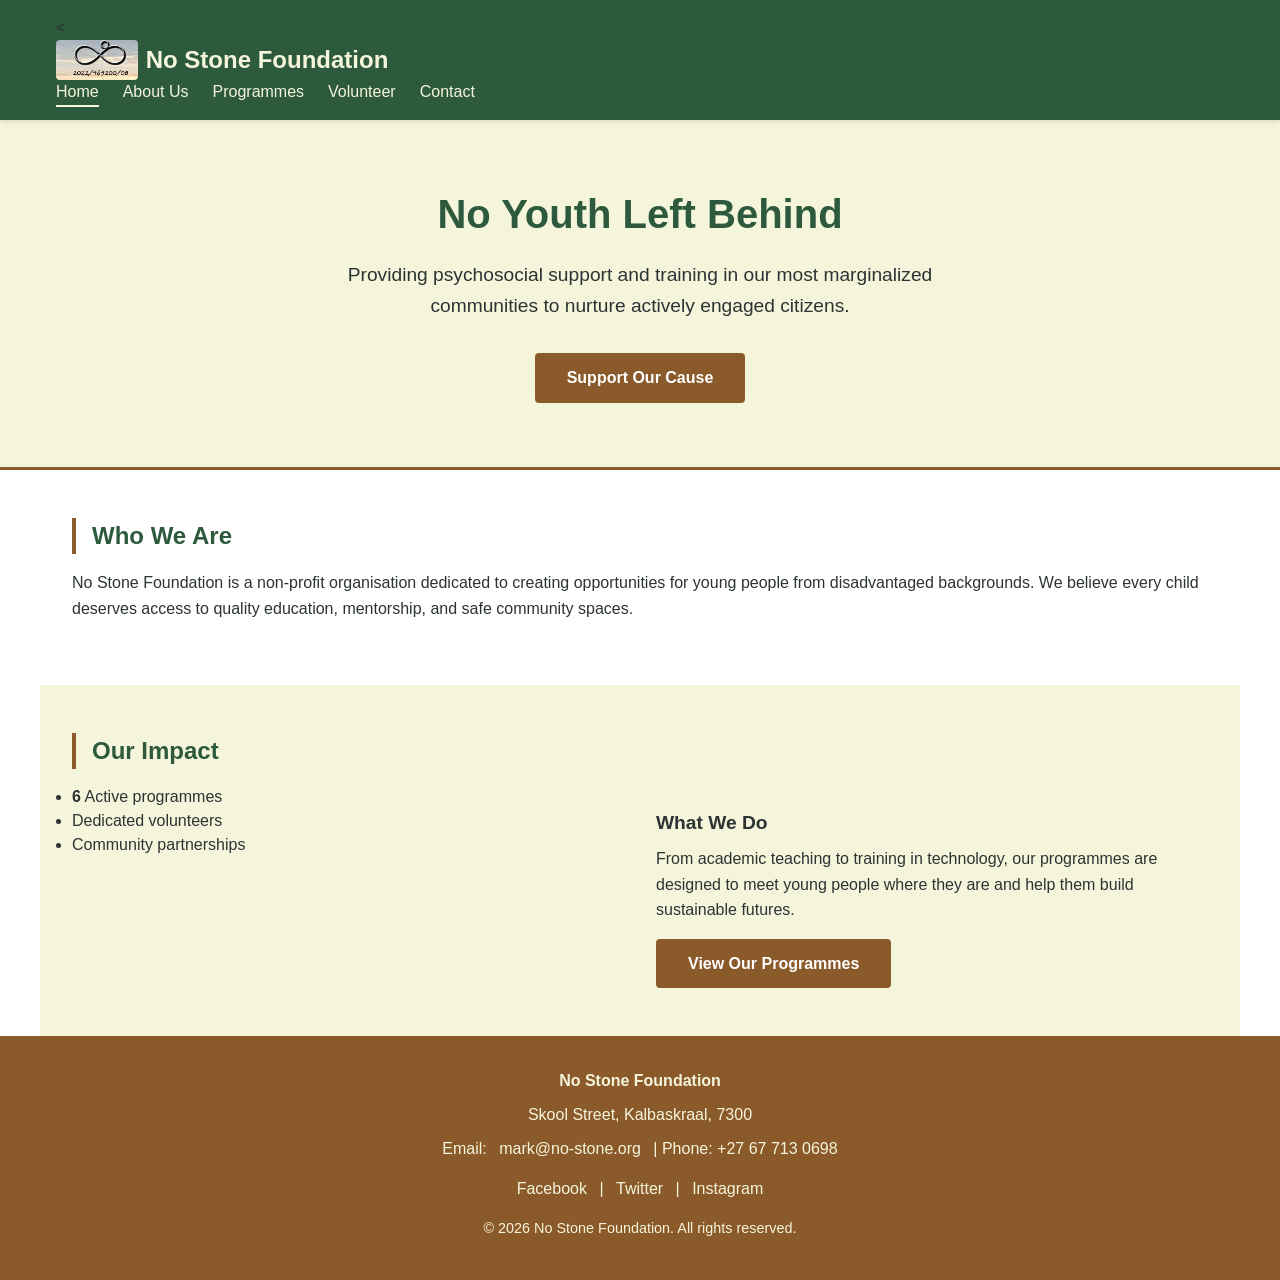
<file: index.html>
<!DOCTYPE html>
<!-- ============================================
     No Stone Foundation - Homepage
     File: index.html
     Description: Main landing page with hero banner,
     mission introduction, and call-to-action.
     ============================================ -->
<html lang="en">
<head>
    <meta charset="UTF-8">
    <!-- Responsive viewport settings for mobile devices -->
    <meta name="viewport" content="width=device-width, initial-scale=1.0">
    <meta name="description" content="No Stone Foundation empowers underprivileged youth through education and community mentorship.">
    <title>No Stone Foundation | Home</title>
    <!-- Link to external stylesheet for consistent styling across all pages -->
    <link rel="stylesheet" href="css/styles.css">
</head>
<body>

    <!-- ============================================
         HEADER & NAVIGATION
         Persistent across all five pages.
         Contains logo and main navigation menu.
         ============================================ -->
    <header class="site-header">
        <div class="container">
            <!-- Organisation logo linking back to homepage -->
            <<a href="index.html" class="logo">
                <img src="images/logo.JPG" alt="No Stone Foundation Logo">
                <span>No Stone Foundation</span>
            </a>

            <!-- Mobile hamburger menu button (hidden on desktop) -->
            <button class="menu-toggle" aria-label="Toggle navigation menu" aria-expanded="false">☰</button>

            <!-- Main navigation menu -->
            <nav class="main-nav" aria-label="Main navigation">
                <ul>
                    <li><a href="index.html" class="active">Home</a></li>
                    <li><a href="about.html">About Us</a></li>
                    <li><a href="programmes.html">Programmes</a></li>
                    <li><a href="volunteer.html">Volunteer</a></li>
                    <li><a href="contact.html">Contact</a></li>
                </ul>
            </nav>
        </div>
    </header>

    <!-- ============================================
         MAIN CONTENT AREA
         ============================================ -->
    <main>

        <!-- Hero Banner Section -->
        <section class="hero-banner" aria-label="Welcome banner">
            <div class="container">
                <!-- Main heading using H1 for page title -->
                <h1>No Youth Left Behind</h1>
                <p>Providing psychosocial support and training in our most marginalized communities to nurture actively engaged citizens. </p>
                <!-- Call-to-action button linking to volunteer page -->
                <a href="volunteer.html" class="cta-button">Support Our Cause</a>
            </div>
        </section>

        <!-- About Introduction Section -->
        <section class="content-section bg-white" aria-label="About the foundation">
            <div class="container">
                <h2 class="section-heading">Who We Are</h2>
                <p>No Stone Foundation is a non-profit organisation dedicated to creating opportunities for young people from disadvantaged backgrounds. We believe every child deserves access to quality education, mentorship, and safe community spaces.</p>
                
            </div>
        </section>

        <!-- Impact Statistics Section -->
        <section class="content-section bg-cream" aria-label="Our impact">
            <div class="container">
                <h2 class="section-heading">Our Impact</h2>
                <div class="two-column">
                    <div>
                        
                        <ul>
                           
                            <li><strong>6</strong> Active programmes</li>
                            <li><strong></strong> Dedicated volunteers</li>
                            <li><strong></strong> Community partnerships</li>
                        </ul>
                    </div>
                    <div>
                        <h3 class="subsection-heading">What We Do</h3>
                        <p>From academic teaching to  training in technology, our programmes are designed to meet young people where they are and help them build sustainable futures.</p>
                        <a href="programmes.html" class="cta-button">View Our Programmes</a>
                    </div>
                </div>
            </div>
        </section>

    </main>

    <!-- ============================================
         FOOTER
         Repeated on every page for easy access to
         contact information and social media links.
         ============================================ -->
    <footer class="site-footer">
        <div class="container">
            <p><strong>No Stone Foundation</strong></p>
            <p>Skool Street, Kalbaskraal, 7300</p>
            <p>Email: <a href="mark@no-stone.org">mark@no-stone.org</a> | Phone:  +27 67 713 0698</p>
            <div class="social-links">
                <a href="https://www.facebook.com/100082029253474/" target="_blank" rel="noopener noreferrer" aria-label="Facebook">Facebook</a> |
                <a href="#" aria-label="Twitter">Twitter</a> |
                <a href="#" aria-label="Instagram">Instagram</a>
            </div>
            <p style="margin-top: 1rem; font-size: 0.9rem;">&copy; 2026 No Stone Foundation. All rights reserved.</p>
        </div>
    </footer>

    <!-- Link to external JavaScript file for interactivity -->
    <script src="js/script.js"></script>
</body>
</html>
</file>
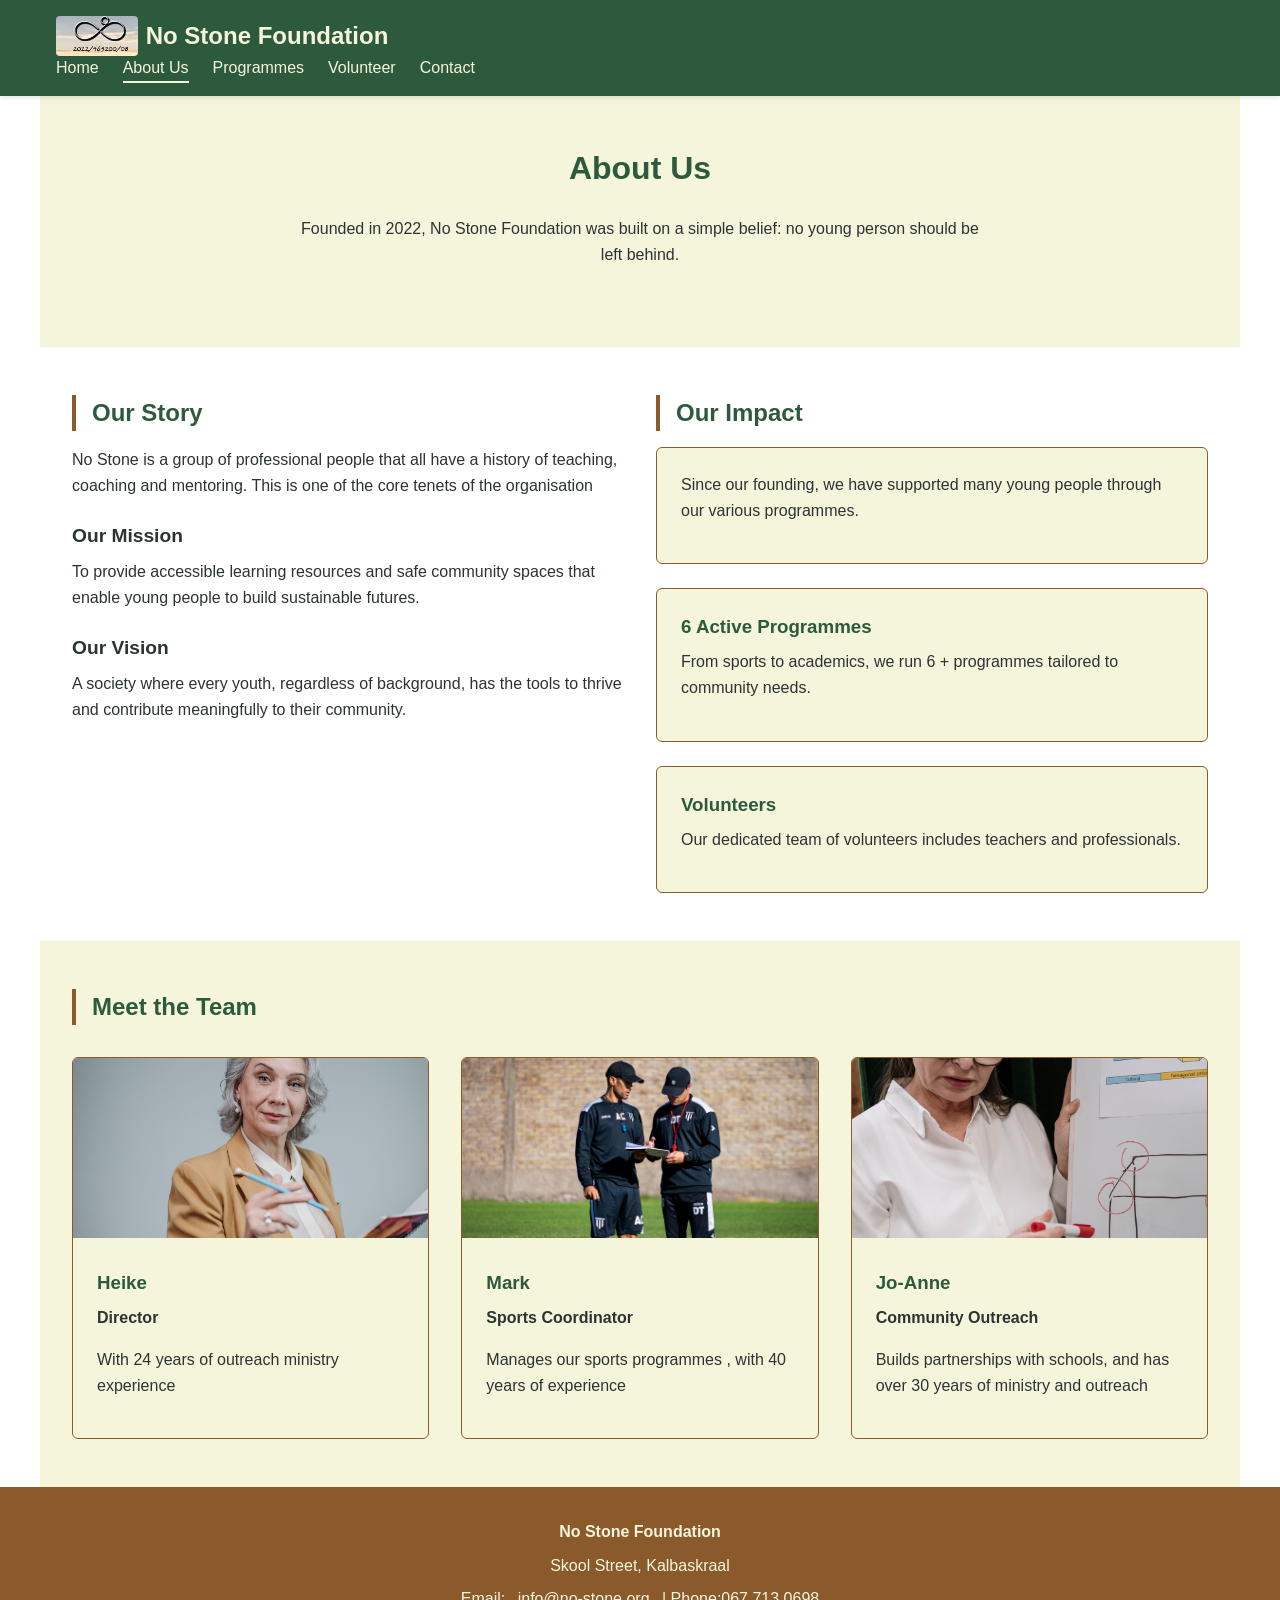
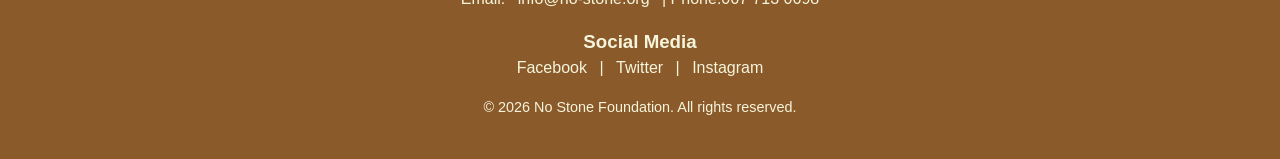
<file: about.html>
<!DOCTYPE html>
<!-- ============================================
     No Stone Foundation - About Us
     File: about.html
     Description: Organisation history, mission,
     vision, and team information.
     ============================================ -->
<html lang="en">
<head>
    <meta charset="UTF-8">
    <meta name="viewport" content="width=device-width, initial-scale=1.0">
    <meta name="description" content="Learn about No Stone Foundation's mission, vision, and history.">
    <title>About Us | No Stone Foundation</title>
    <link rel="stylesheet" href="css/styles.css">
</head>
<body>

    <!-- ============================================
         HEADER & NAVIGATION
         Identical structure across all pages.
         ============================================ -->
    <header class="site-header">
        <div class="container">
            <a href="index.html" class="logo">
                <img src="images/logo.JPG" alt="No Stone Foundation Logo">
                <span>No Stone Foundation</span>
            </a>
            <button class="menu-toggle" aria-label="Toggle navigation menu" aria-expanded="false">☰</button>
            <nav class="main-nav" aria-label="Main navigation">
                <ul>
                    <li><a href="index.html">Home</a></li>
                    <li><a href="about.html" class="active">About Us</a></li>
                    <li><a href="programmes.html">Programmes</a></li>
                    <li><a href="volunteer.html">Volunteer</a></li>
                    <li><a href="contact.html">Contact</a></li>
                </ul>
            </nav>
        </div>
    </header>

    <!-- ============================================
         MAIN CONTENT
         ============================================ -->
    <main>

        <!-- Page Title Section -->
        <section class="content-section bg-cream" aria-label="About us introduction">
            <div class="container">
                <h1 class="page-title">About Us</h1>
                <p style="text-align: center; max-width: 700px; margin: 0 auto 2rem;">Founded in 2022, No Stone Foundation was built on a simple belief: no young person should be left behind.</p>
            </div>
        </section>

        <!-- Mission & Vision Section (Two-Column Layout) -->
        <section class="content-section bg-white" aria-label="Mission and vision">
            <div class="container">
                <div class="two-column">
                    <!-- Left Column: Narrative Text -->
                    <div>
                        <h2 class="section-heading">Our Story</h2>
                        <p>No Stone is a group of professional people that all have a history of teaching, coaching and mentoring. This is one of the core tenets of the organisation</p>
                        

                        <h3 class="subsection-heading">Our Mission</h3>
                        <p>To provide accessible learning resources and safe community spaces that enable young people to build sustainable futures.</p>

                        <h3 class="subsection-heading">Our Vision</h3>
                        <p>A society where every youth, regardless of background, has the tools to thrive and contribute meaningfully to their community.</p>
                    </div>

                    <!-- Right Column: Stats & Impact -->
                    <div>
                        <h2 class="section-heading">Our Impact</h2>
                        <div class="programme-card" style="margin-bottom: 1.5rem;">
                            <div class="programme-card-content">
                                
                                <p>Since our founding, we have supported many young people through our various programmes.</p>
                            </div>
                        </div>
                        <div class="programme-card" style="margin-bottom: 1.5rem;">
                            <div class="programme-card-content">
                                <h3> 6 Active Programmes</h3>
                                <p>From sports to academics, we run 6 + programmes tailored to community needs.</p>
                            </div>
                        </div>
                        <div class="programme-card">
                            <div class="programme-card-content">
                                <h3> Volunteers</h3>
                                <p>Our dedicated team of volunteers includes teachers and professionals.</p>
                            </div>
                        </div>
                    </div>
                </div>
            </div>
        </section>

        <!-- Team Section -->
        <section class="content-section bg-cream" aria-label="Our team">
            <div class="container">
                <h2 class="section-heading">Meet the Team</h2>
                <div class="programme-grid">
                    <div class="programme-card">
                        <!-- Placeholder image for team member -->
                        <img src="images/Director.jpg" alt="Portrait of Director">
                        <div class="programme-card-content">
                            <h3>Heike</h3>
                            <p><strong>Director</strong></p>
                            <p>With 24 years of outreach ministry experience</p>
                        </div>
                    </div>
                    <div class="programme-card">
                        <img src="images/coach2.jpg" alt="Sports Coordinator">
                        <div class="programme-card-content">
                            <h3>Mark</h3>
                            <p><strong>Sports Coordinator</strong></p>
                            <p>Manages our sports programmes , with 40 years of experience</p>
                        </div>
                    </div>
                    <div class="programme-card">
                        <img src="images/community-outreach.jpg" alt="Community Outreach Manager">
                        <div class="programme-card-content">
                            <h3>Jo-Anne </h3>
                            <p><strong>Community Outreach</strong></p>
                            <p>Builds partnerships with schools, and has over 30 years of ministry and outreach</p>
                        </div>
                    </div>
                </div>
            </div>
        </section>

    </main>

    <!-- ============================================
         FOOTER
         ============================================ -->
    <footer class="site-footer">
        <div class="container">
            <p><strong>No Stone Foundation</strong></p>
            <p>Skool Street, Kalbaskraal</p>
            <p>Email: <a href="mailto:info@no-stone.org">info@no-stone.org</a> | Phone:067 713 0698</p>
            <div class="social-links">
                <h3>Social Media</h3>
                            <a href="https://www.facebook.com/100082029253474/" target="_blank" rel="noopener noreferrer" aria-label="Facebook">Facebook</a> |
                <a href="#" aria-label="Twitter">Twitter</a> |
                <a href="#" aria-label="Instagram">Instagram</a>
            </div>
            <p style="margin-top: 1rem; font-size: 0.9rem;">&copy; 2026 No Stone Foundation. All rights reserved.</p>
        </div>
    </footer>

    <script src="js/script.js"></script>
</body>
</html>
</file>
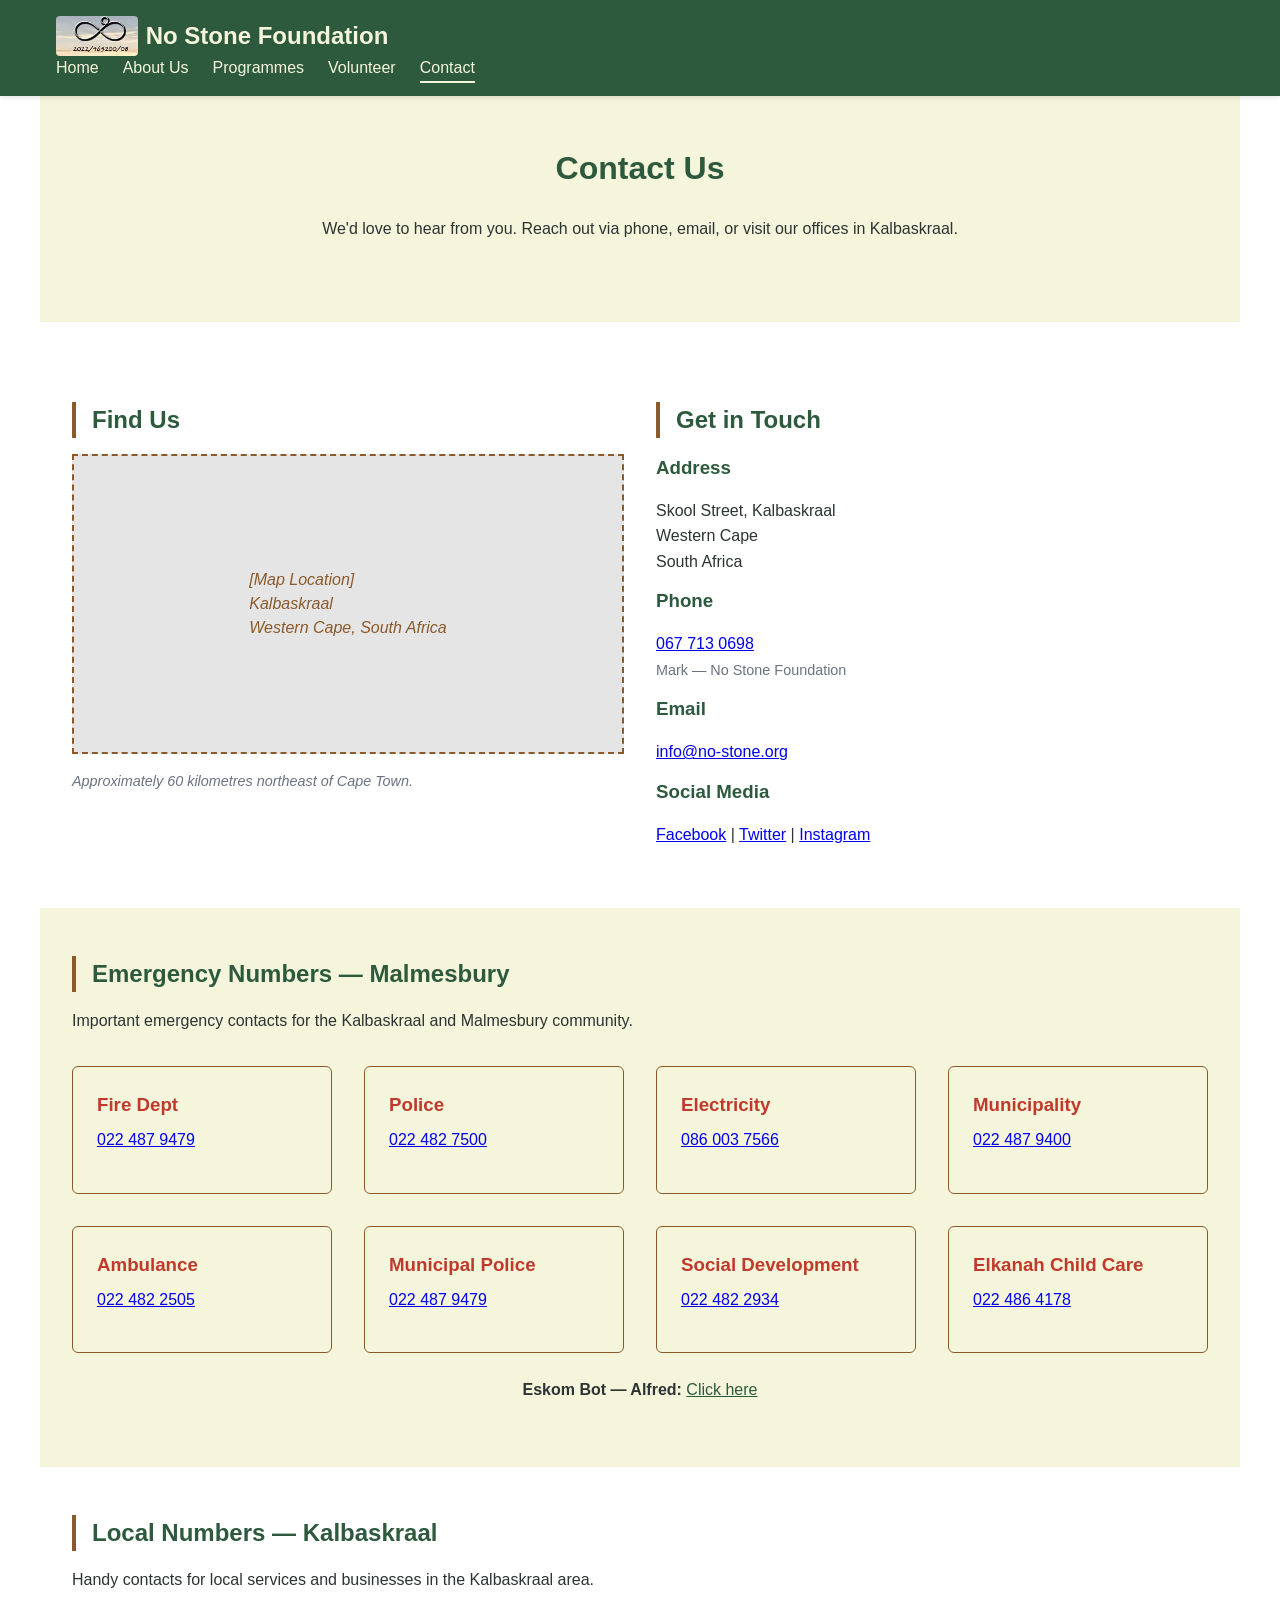
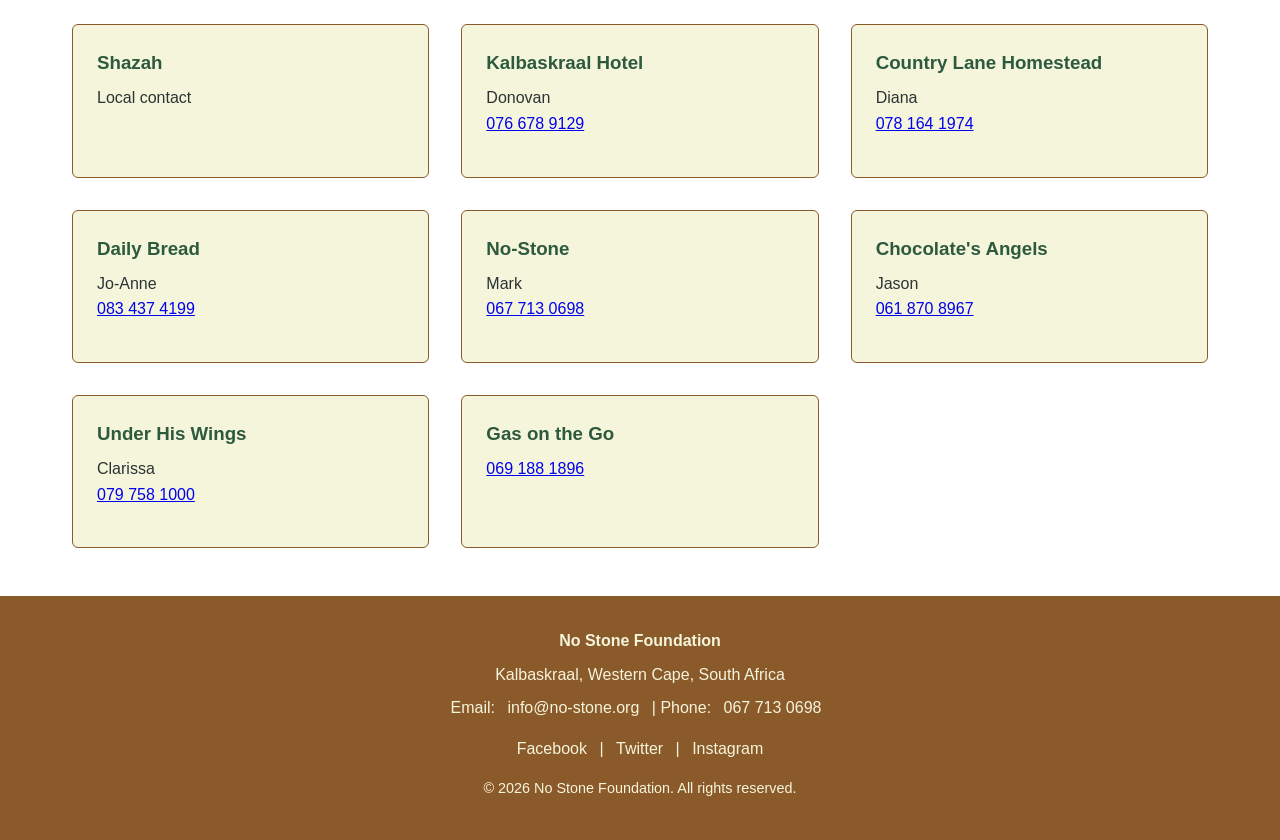
<file: contact.html>
<!DOCTYPE html>
<!-- ============================================
     No Stone Foundation - Contact
     File: contact.html
     Description: Contact information, emergency
     numbers, local services, and location map.
     ============================================ -->
<html lang="en">
<head>
    <meta charset="UTF-8">
    <meta name="viewport" content="width=device-width, initial-scale=1.0">
    <meta name="description" content="Contact No Stone Foundation. Find our address, emergency numbers, and local services in Kalbaskraal.">
    <title>Contact Us | No Stone Foundation</title>
    <link rel="stylesheet" href="css/styles.css">
</head>
<body>

    <!-- ============================================
         HEADER & NAVIGATION
         ============================================ -->
    <header class="site-header">
        <div class="container">
            <a href="index.html" class="logo">
                <img src="images/logo.JPG" alt="No Stone Foundation Logo">
                <span>No Stone Foundation</span>
            </a>
            <button class="menu-toggle" aria-label="Toggle navigation menu" aria-expanded="false">☰</button>
            <nav class="main-nav" aria-label="Main navigation">
                <ul>
                    <li><a href="index.html">Home</a></li>
                    <li><a href="about.html">About Us</a></li>
                    <li><a href="programmes.html">Programmes</a></li>
                    <li><a href="volunteer.html">Volunteer</a></li>
                    <li><a href="contact.html" class="active">Contact</a></li>
                </ul>
            </nav>
        </div>
    </header>

    <!-- ============================================
         MAIN CONTENT
         ============================================ -->
    <main>

        <!-- Page Title -->
        <section class="content-section bg-cream" aria-label="Contact introduction">
            <div class="container">
                <h1 class="page-title">Contact Us</h1>
                <p style="text-align: center; max-width: 700px; margin: 0 auto 2rem;">We'd love to hear from you. Reach out via phone, email, or visit our offices in Kalbaskraal.</p>
            </div>
        </section>

        <!-- Contact Information & Map -->
        <section class="content-section bg-white" aria-label="Contact details and location">
            <div class="container">
                <div class="contact-grid">

                    <!-- Left Column: Map Placeholder -->
                    <div>
                        <h2 class="section-heading">Find Us</h2>
                        <div class="map-placeholder" role="img" aria-label="Map showing No Stone Foundation location in Kalbaskraal">
                            [Map Location]<br>
                            Kalbaskraal<br>
                            Western Cape, South Africa
                        </div>
                        <p style="margin-top: 1rem; font-size: 0.9rem; color: #6B7280;">
                            <em>Approximately 60 kilometres northeast of Cape Town.</em>
                        </p>
                    </div>

                    <!-- Right Column: Contact Details -->
                    <div class="contact-info">
                        <h2 class="section-heading">Get in Touch</h2>

                        <h3>Address</h3>
                        <p>Skool Street, Kalbaskraal<br>
                           Western Cape<br>
                           South Africa</p>

                        <h3>Phone</h3>
                        <p><a href="tel:+27677130698">067 713 0698</a><br>
                           <span style="font-size: 0.9rem; color: #6B7280;">Mark — No Stone Foundation</span></p>

                        <h3>Email</h3>
                        <p><a href="mailto:info@no-stone.org">info@no-stone.org</a></p>

                        <h3>Social Media</h3>
                        <p>
                            <a href="https://www.facebook.com/100082029253474/" target="_blank" rel="noopener noreferrer" aria-label="Facebook">Facebook</a> |
                            <a href="#">Twitter</a> |
                            <a href="#">Instagram</a>
                        </p>
                    </div>
                </div>
            </div>
        </section>

        <!-- Emergency Numbers Section -->
        <section class="content-section bg-cream" aria-label="Emergency numbers for Malmesbury area">
            <div class="container">
                <h2 class="section-heading">Emergency Numbers — Malmesbury</h2>
                <p style="margin-bottom: 1.5rem;">Important emergency contacts for the Kalbaskraal and Malmesbury community.</p>

                <div class="programme-grid" style="grid-template-columns: repeat(auto-fit, minmax(250px, 1fr));">
                    <div class="programme-card">
                        <div class="programme-card-content">
                            <h3 style="color: #c0392b;">Fire Dept</h3>
                            <p><a href="tel:+27224879479">022 487 9479</a></p>
                        </div>
                    </div>
                    <div class="programme-card">
                        <div class="programme-card-content">
                            <h3 style="color: #c0392b;">Police</h3>
                            <p><a href="tel:+27224827500">022 482 7500</a></p>
                        </div>
                    </div>
                    <div class="programme-card">
                        <div class="programme-card-content">
                            <h3 style="color: #c0392b;">Electricity</h3>
                            <p><a href="tel:0860037566">086 003 7566</a></p>
                        </div>
                    </div>
                    <div class="programme-card">
                        <div class="programme-card-content">
                            <h3 style="color: #c0392b;">Municipality</h3>
                            <p><a href="tel:+27224879400">022 487 9400</a></p>
                        </div>
                    </div>
                    <div class="programme-card">
                        <div class="programme-card-content">
                            <h3 style="color: #c0392b;">Ambulance</h3>
                            <p><a href="tel:+27224822505">022 482 2505</a></p>
                        </div>
                    </div>
                    <div class="programme-card">
                        <div class="programme-card-content">
                            <h3 style="color: #c0392b;">Municipal Police</h3>
                            <p><a href="tel:+27224879479">022 487 9479</a></p>
                        </div>
                    </div>
                    <div class="programme-card">
                        <div class="programme-card-content">
                            <h3 style="color: #c0392b;">Social Development</h3>
                            <p><a href="tel:+27224822934">022 482 2934</a></p>
                        </div>
                    </div>
                    <div class="programme-card">
                        <div class="programme-card-content">
                            <h3 style="color: #c0392b;">Elkanah Child Care</h3>
                            <p><a href="tel:+27224864178">022 486 4178</a></p>
                        </div>
                    </div>
                </div>

                <p style="margin-top: 1.5rem; text-align: center;">
                    <strong>Eskom Bot — Alfred:</strong> <a href="#" style="color: #2D5A3D; text-decoration: underline;">Click here</a>
                </p>
            </div>
        </section>

        <!-- Local Numbers Section -->
        <section class="content-section bg-white" aria-label="Local business and service numbers">
            <div class="container">
                <h2 class="section-heading">Local Numbers — Kalbaskraal</h2>
                <p style="margin-bottom: 1.5rem;">Handy contacts for local services and businesses in the Kalbaskraal area.</p>

                <div class="programme-grid" style="grid-template-columns: repeat(auto-fit, minmax(280px, 1fr));">
                    <div class="programme-card">
                        <div class="programme-card-content">
                            <h3>Shazah</h3>
                            <p>Local contact</p>
                        </div>
                    </div>
                    <div class="programme-card">
                        <div class="programme-card-content">
                            <h3>Kalbaskraal Hotel</h3>
                            <p>Donovan<br><a href="tel:+27766789129">076 678 9129</a></p>
                        </div>
                    </div>
                    <div class="programme-card">
                        <div class="programme-card-content">
                            <h3>Country Lane Homestead</h3>
                            <p>Diana<br><a href="tel:+27781641974">078 164 1974</a></p>
                        </div>
                    </div>
                    <div class="programme-card">
                        <div class="programme-card-content">
                            <h3>Daily Bread</h3>
                            <p>Jo-Anne<br><a href="tel:+27834374199">083 437 4199</a></p>
                        </div>
                    </div>
                    <div class="programme-card">
                        <div class="programme-card-content">
                            <h3>No-Stone</h3>
                            <p>Mark<br><a href="tel:+27677130698">067 713 0698</a></p>
                        </div>
                    </div>
                    <div class="programme-card">
                        <div class="programme-card-content">
                            <h3>Chocolate's Angels</h3>
                            <p>Jason<br><a href="tel:+27618708967">061 870 8967</a></p>
                        </div>
                    </div>
                    <div class="programme-card">
                        <div class="programme-card-content">
                            <h3>Under His Wings</h3>
                            <p>Clarissa<br><a href="tel:+27797581000">079 758 1000</a></p>
                        </div>
                    </div>
                    <div class="programme-card">
                        <div class="programme-card-content">
                            <h3>Gas on the Go</h3>
                            <p><a href="tel:+27691881896">069 188 1896</a></p>
                        </div>
                    </div>
                </div>
            </div>
        </section>

    </main>

    <!-- ============================================
         FOOTER
         ============================================ -->
    <footer class="site-footer">
        <div class="container">
            <p><strong>No Stone Foundation</strong></p>
            <p>Kalbaskraal, Western Cape, South Africa</p>
            <p>Email: <a href="mailto:info@no-stone.org">info@no-stone.org</a> | Phone: <a href="tel:+27677130698">067 713 0698</a></p>
            <div class="social-links">
                <a href="#" aria-label="Facebook">Facebook</a> |
                <a href="#" aria-label="Twitter">Twitter</a> |
                <a href="#" aria-label="Instagram">Instagram</a>
            </div>
            <p style="margin-top: 1rem; font-size: 0.9rem;">&copy; 2026 No Stone Foundation. All rights reserved.</p>
        </div>
    </footer>

    <script src="js/script.js"></script>
</body>
</html>
</file>
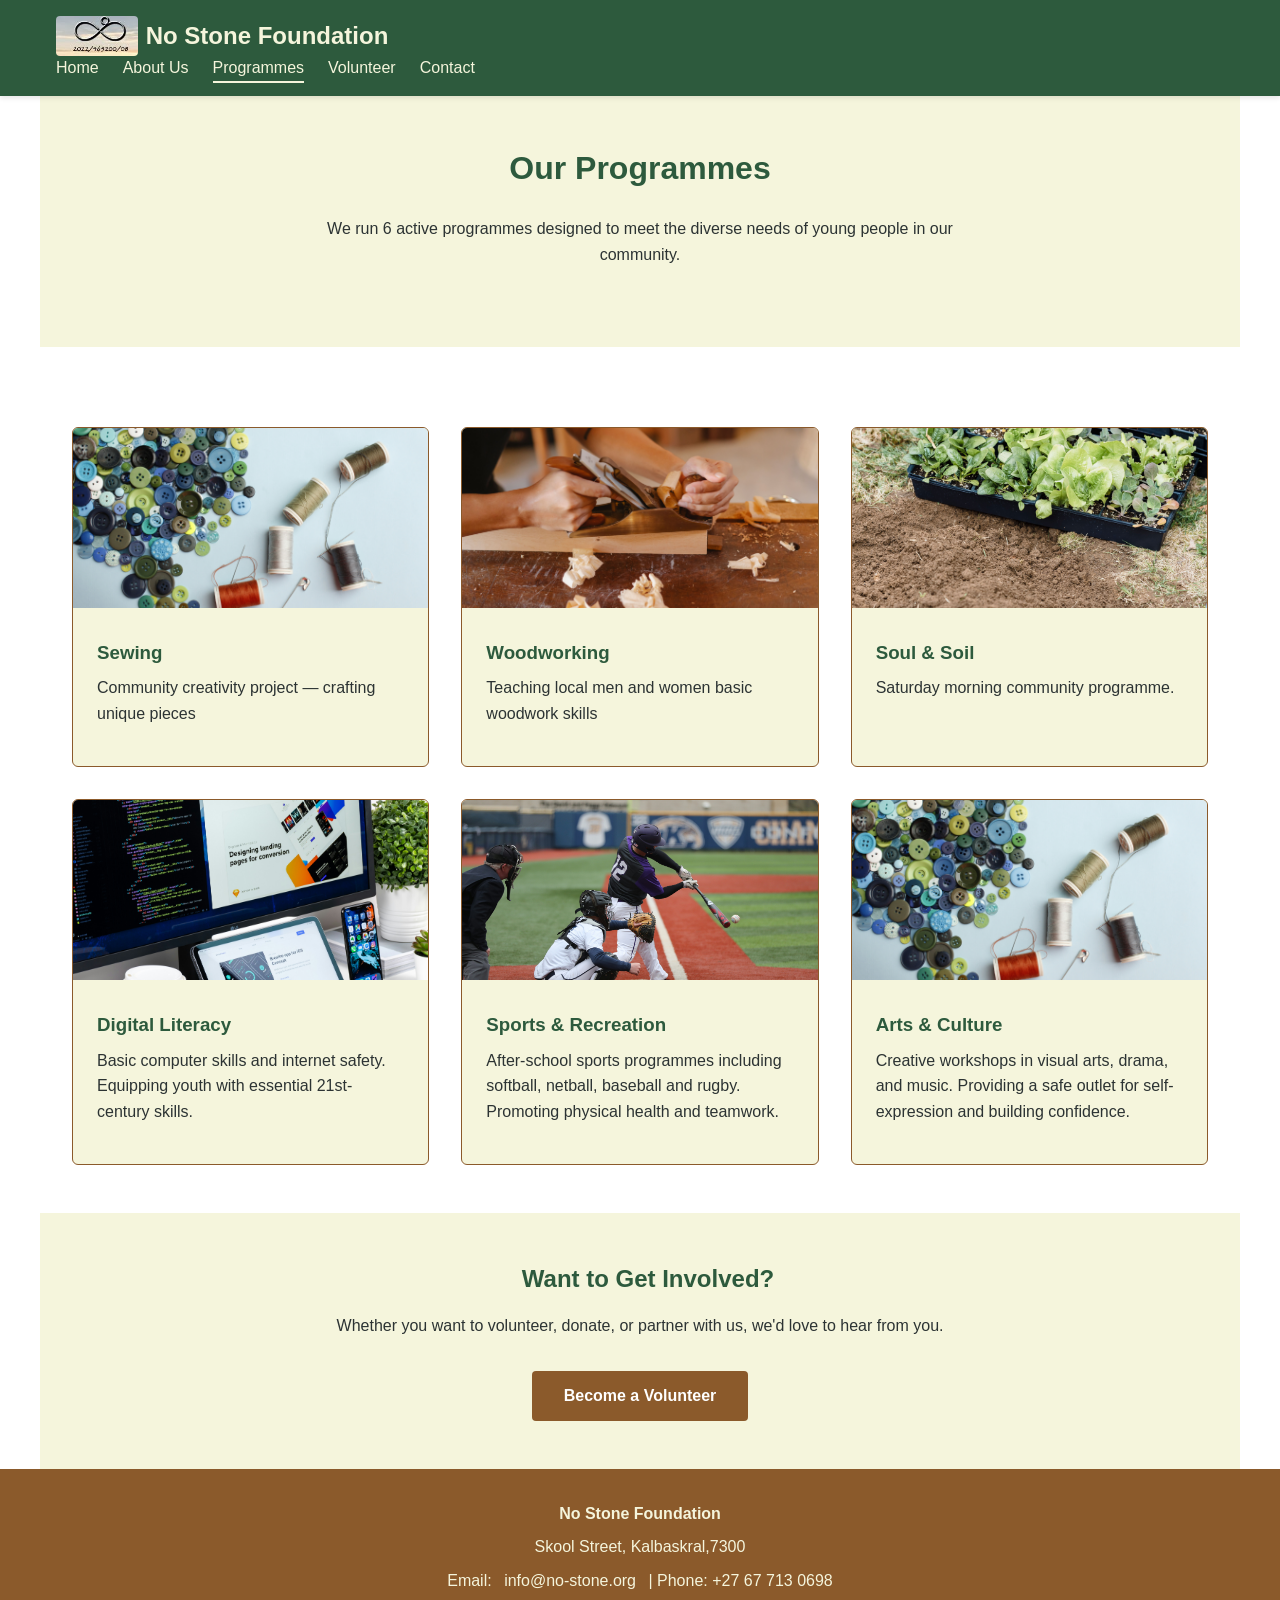
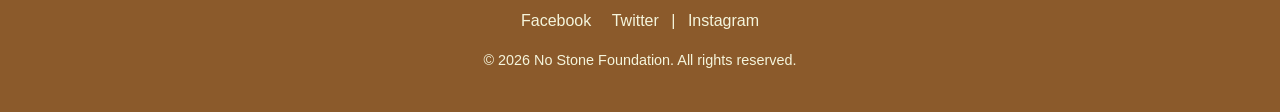
<file: programmes.html>
<!DOCTYPE html>
<!-- ============================================
     No Stone Foundation - Programmes
     File: programmes.html
     Description: Lists all current initiatives
     and programmes offered by the foundation.
     ============================================ -->
<html lang="en">
<head>
    <meta charset="UTF-8">
    <meta name="viewport" content="width=device-width, initial-scale=1.0">
    <meta name="description" content="Explore No Stone Foundation's programmes including tutoring, vocational training, and mentorship.">
    <title>Our Programmes | No Stone Foundation</title>
    <link rel="stylesheet" href="css/styles.css">
</head>
<body>

    <!-- ============================================
         HEADER & NAVIGATION
         ============================================ -->
    <header class="site-header">
        <div class="container">
            <a href="index.html" class="logo">
                <img src="images/logo.JPG" alt="No Stone Foundation Logo">
                <span>No Stone Foundation</span>
            </a>
            <button class="menu-toggle" aria-label="Toggle navigation menu" aria-expanded="false">☰</button>
            <nav class="main-nav" aria-label="Main navigation">
                <ul>
                    <li><a href="index.html">Home</a></li>
                    <li><a href="about.html">About Us</a></li>
                    <li><a href="programmes.html" class="active">Programmes</a></li>
                    <li><a href="volunteer.html">Volunteer</a></li>
                    <li><a href="contact.html">Contact</a></li>
                </ul>
            </nav>
        </div>
    </header>

    <!-- ============================================
         MAIN CONTENT
         ============================================ -->
    <main>

        <!-- Page Title -->
        <section class="content-section bg-cream" aria-label="Programmes introduction">
            <div class="container">
                <h1 class="page-title">Our Programmes</h1>
                <p style="text-align: center; max-width: 700px; margin: 0 auto 2rem;">We run 6 active programmes designed to meet the diverse needs of young people in our community.</p>
            </div>
        </section>

        <!-- Programme Cards Grid -->
        <section class="content-section bg-white" aria-label="List of programmes">
            <div class="container">
                <div class="programme-grid">

                    <!-- Programme 1:Sewing -->
                    <article class="programme-card">
                        <img src="images/sewing.jpg" alt="Young person learning sewing skills">
                        <div class="programme-card-content">
                            <h3>Sewing</h3>
                            <p>Community creativity project — crafting unique pieces</p>
                        </div>
                    </article>

                    <!-- Programme 2: Woodworking -->
                    <article class="programme-card">
                        <img src="images/woodwork.jpg" alt="Young person learning carpentry skills">
                        <div class="programme-card-content">
                            <h3>Woodworking</h3>
                            <p>Teaching local men and women basic woodwork skills</p>
                        </div>
                    </article>

                    <!-- Programme 3: Soul & Soil-->
                    <article class="programme-card">
                        <img src="images/plants.jpg" alt="Young person tending to plants">
                        <div class="programme-card-content">
                            <h3>Soul & Soil</h3>
                            <p>Saturday morning community programme.</p>
                        </div>
                    </article>

                    <!-- Programme 4: Digital Literacy -->
                    <article class="programme-card">
                        <img src="images/web-dev.jpg" alt="Students using computers in a lab">
                        <div class="programme-card-content">
                            <h3>Digital Literacy</h3>
                            <p>Basic computer skills and internet safety. Equipping youth with essential 21st-century skills.</p>
                        </div>
                    </article>

                    <!-- Programme 5: Sports & Recreation -->
                    <article class="programme-card">
                        <img src="images/baseball.jpg" alt="Youth playing baseball on a community field">
                        <div class="programme-card-content">
                            <h3>Sports & Recreation</h3>
                            <p>After-school sports programmes including softball, netball, baseball and rugby. Promoting physical health and teamwork.</p>
                        </div>
                    </article>

                    <!-- Programme 6: Arts & Culture -->
                    <article class="programme-card">
                        <img src="images/sewing.jpg" alt="Young artists painting in a workshop">
                        <div class="programme-card-content">
                            <h3>Arts & Culture</h3>
                            <p>Creative workshops in visual arts, drama, and music. Providing a safe outlet for self-expression and building confidence.</p>
                        </div>
                    </article>

                </div>
            </div>
        </section>

        <!-- Call to Action -->
        <section class="content-section bg-cream" aria-label="Get involved">
            <div class="container" style="text-align: center;">
                <h2 class="section-heading" style="border-left: none; text-align: center;">Want to Get Involved?</h2>
                <p>Whether you want to volunteer, donate, or partner with us, we'd love to hear from you.</p>
                <a href="volunteer.html" class="cta-button" style="margin-top: 1rem;">Become a Volunteer</a>
            </div>
        </section>

    </main>

    <!-- ============================================
         FOOTER
         ============================================ -->
    <footer class="site-footer">
        <div class="container">
            <p><strong>No Stone Foundation</strong></p>
            <p>Skool Street, Kalbaskral,7300</p>
            <p>Email: <a href="mailto:info@no-stone.org">info@no-stone.org</a> | Phone: +27 67 713 0698</p>
            <div class="social-links">
                <a href="https://www.facebook.com/100082029253474/" target="_blank" rel="noopener noreferrer" aria-label="Facebook">Facebook</a> 
                <a href="#" aria-label="Twitter">Twitter</a> |
                <a href="#" aria-label="Instagram">Instagram</a>
            </div>
            <p style="margin-top: 1rem; font-size: 0.9rem;">&copy; 2026 No Stone Foundation. All rights reserved.</p>
        </div>
    </footer>

    <script src="js/script.js"></script>
</body>
</html>
</file>
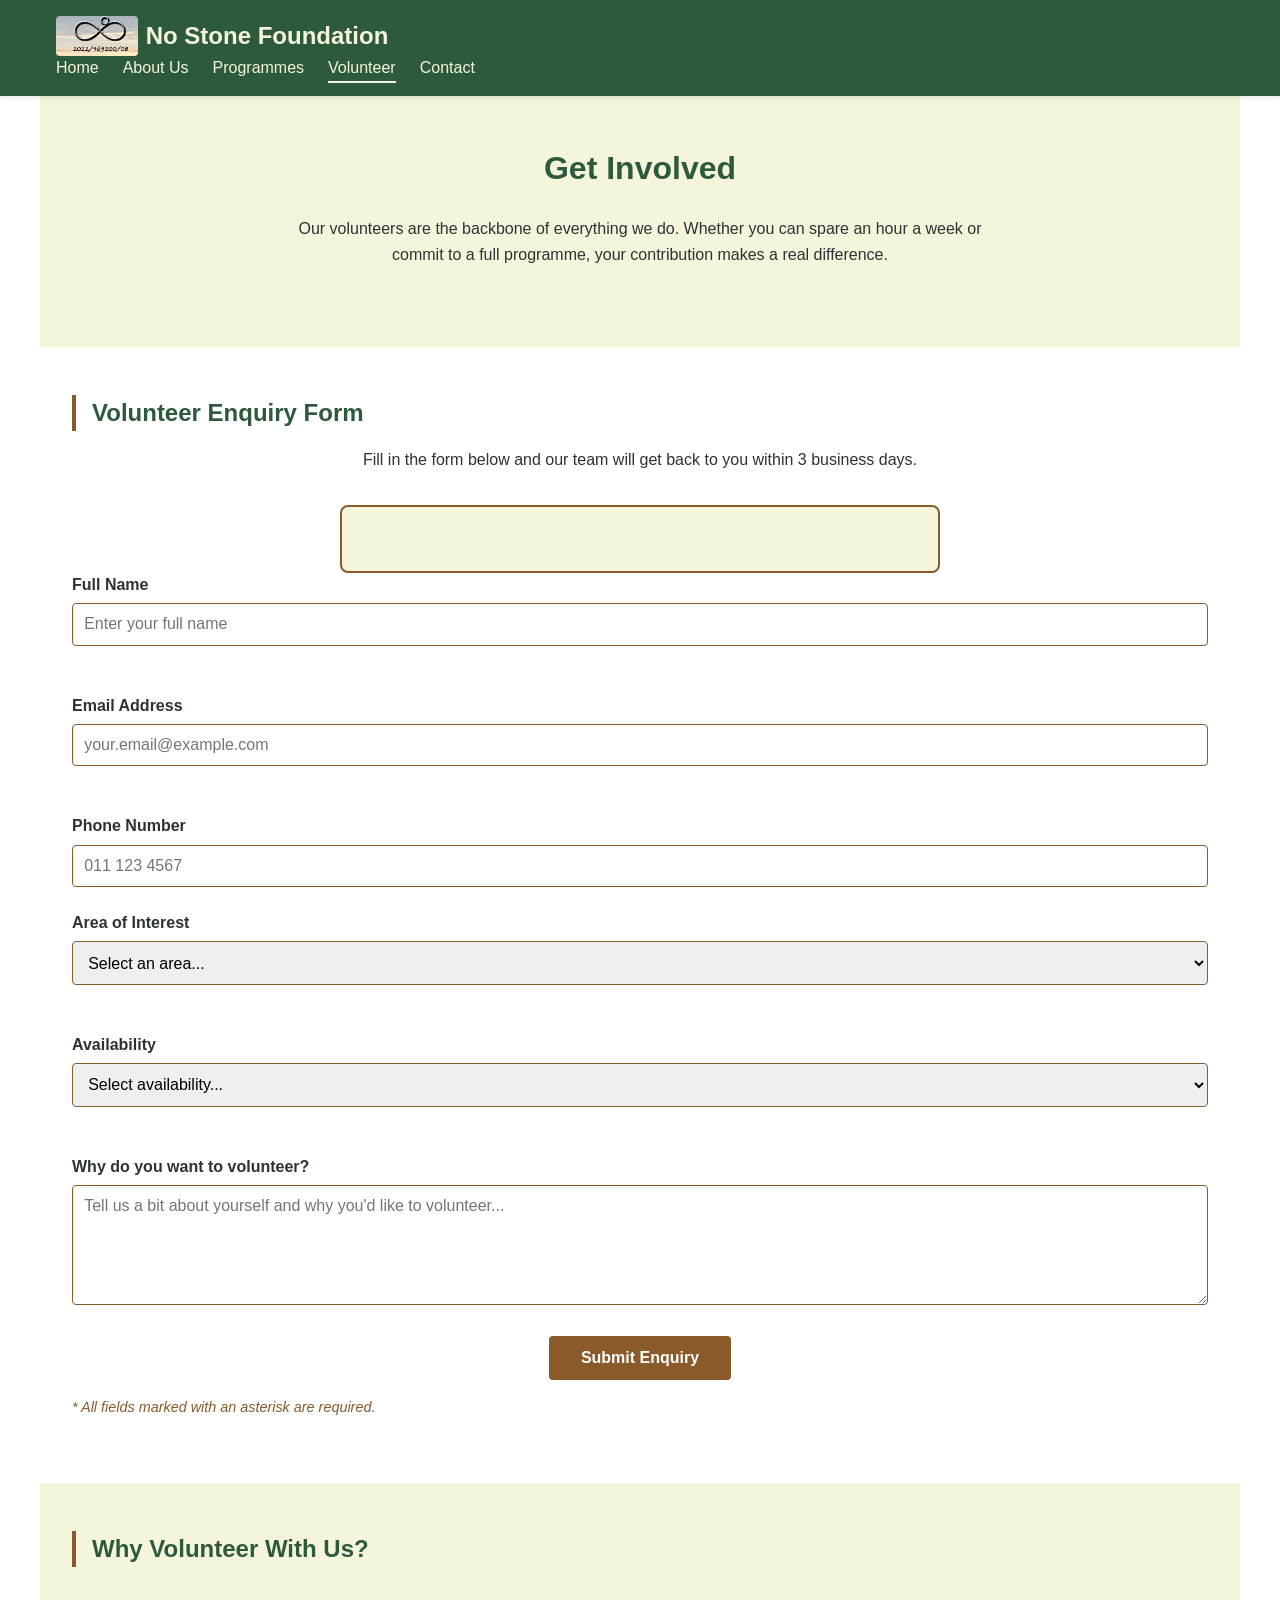
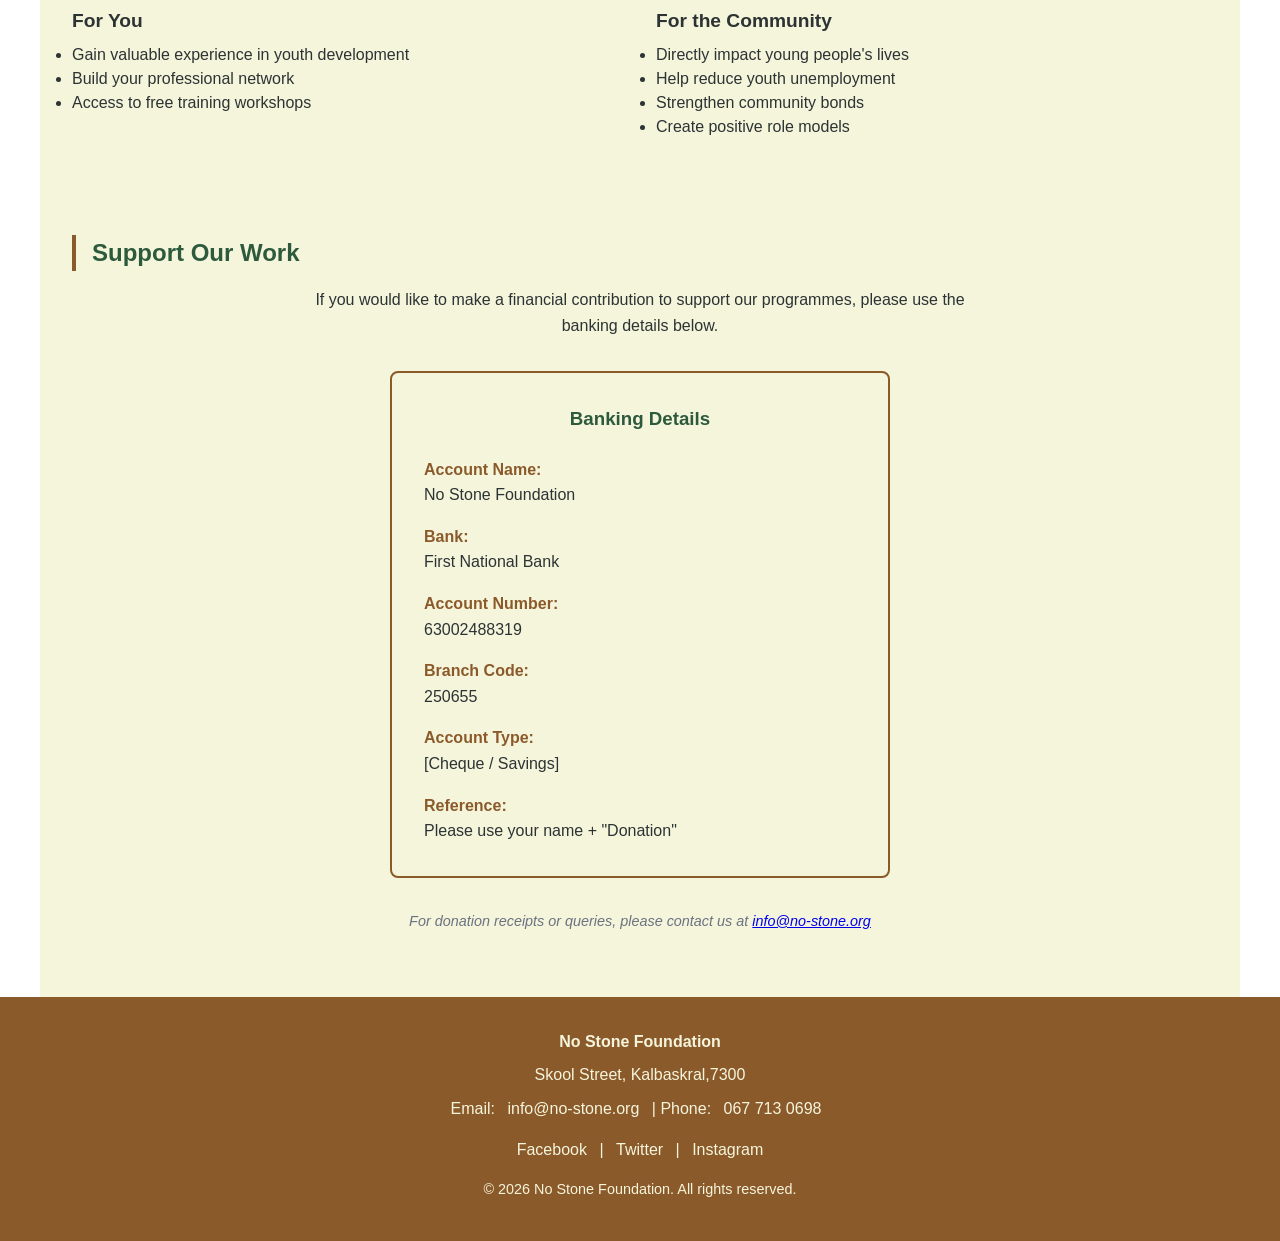
<file: volunteer.html>
<!DOCTYPE html>
<!-- ============================================
     No Stone Foundation - Volunteer Enquiry
     File: volunteer.html
     Description: Form page for prospective volunteers
     to submit their details and areas of interest.
     ============================================ -->
<html lang="en">
<head>
    <meta charset="UTF-8">
    <meta name="viewport" content="width=device-width, initial-scale=1.0">
    <meta name="description" content="Volunteer with No Stone Foundation. Fill out our enquiry form to get involved.">
    <title>Volunteer | No Stone Foundation</title>
    <link rel="stylesheet" href="css/styles.css">
</head>
<body>

    <!-- ============================================
         HEADER & NAVIGATION
         ============================================ -->
    <header class="site-header">
        <div class="container">
            <a href="index.html" class="logo">
                <img src="images/logo.JPG" alt="No Stone Foundation Logo">
                <span>No Stone Foundation</span>
            </a>
            <button class="menu-toggle" aria-label="Toggle navigation menu" aria-expanded="false">☰</button>
            <nav class="main-nav" aria-label="Main navigation">
                <ul>
                    <li><a href="index.html">Home</a></li>
                    <li><a href="about.html">About Us</a></li>
                    <li><a href="programmes.html">Programmes</a></li>
                    <li><a href="volunteer.html" class="active">Volunteer</a></li>
                    <li><a href="contact.html">Contact</a></li>
                </ul>
            </nav>
        </div>
    </header>

    <!-- ============================================
         MAIN CONTENT
         ============================================ -->
    <main>

        <!-- Page Introduction -->
        <section class="content-section bg-cream" aria-label="Volunteer introduction">
            <div class="container">
                <h1 class="page-title">Get Involved</h1>
                <p style="text-align: center; max-width: 700px; margin: 0 auto 2rem;">Our volunteers are the backbone of everything we do. Whether you can spare an hour a week or commit to a full programme, your contribution makes a real difference.</p>
            </div>
        </section>

        <!-- Volunteer Enquiry Form -->
        <section class="content-section bg-white" aria-label="Volunteer enquiry form">
            <div class="container">
                <h2 class="section-heading">Volunteer Enquiry Form</h2>
                <p style="text-align: center; margin-bottom: 2rem;">Fill in the form below and our team will get back to you within 3 business days.</p>

                <!-- 
                     Form uses HTML5 validation attributes:
                     - required: ensures field cannot be left empty
                     - type="email": validates email format
                     - type="tel": expects telephone format
                -->
                <form id="volunteer-form" class="form-container" action="#" method="POST" novalidate></form>

                    <!-- Full Name Field -->
                    <div class="form-group">
                        <label for="fullName" class="required">Full Name</label>
                        <input type="text" id="fullName" name="fullName" required 
                        placeholder="Enter your full name"
                        aria-required="true">
                 <span class="error-message" id="fullName-error"></span>
                 </div>

                    <!-- Email Field -->
                    <div class="form-group">
                        <label for="email" class="required">Email Address</label>
                        <input type="email" id="email" name="email" required 
                         placeholder="your.email@example.com"
                         aria-required="true">
                        <span class="error-message" id="email-error"></span>
                    </div>

                    <!-- Phone Field -->
                    <div class="form-group">
                        <label for="phone">Phone Number</label>
                        <input type="tel" id="phone" name="phone" 
                               placeholder="011 123 4567">
                    </div>

                    <!-- Area of Interest Dropdown -->
                    <div class="form-group">
                        <label for="interest" class="required">Area of Interest</label>
                        <select id="interest" name="interest" required aria-required="true">
                            <option value="" disabled selected>Select an area...</option>
                            <option value="tutoring">After-School Tutoring</option>
                           
                            <option value="mentorship">Youth Mentorship</option>
                            <option value="digital">Digital Literacy</option>
                            <option value="sports">Sports & Recreation</option>
                            <option value="arts">Arts & Culture</option>
                            <option value="events">Event Support</option>
                            <option value="admin">Administration</option>
                        </select>
                        <span class="error-message" id="interest-error"></span>
                    </div>

                    <!-- Availability -->
                    <div class="form-group">
                        <label for="availability" class="required">Availability</label>
                        <select id="availability" name="availability" required aria-required="true">
                            <option value="" disabled selected>Select availability...</option>
                            <option value="weekdays">Weekdays</option>
                            <option value="weekends">Weekends</option>
                            <option value="evenings">Evenings Only</option>
                            <option value="flexible">Flexible</option>
                        </select>
                        <span class="error-message" id="availability-error"></span>
                    </div>

                    <!-- Message Field -->
                    <div class="form-group">
                        <label for="message">Why do you want to volunteer?</label>
                        <textarea id="message" name="message" 
                                  placeholder="Tell us a bit about yourself and why you'd like to volunteer..."
                                  rows="5"></textarea>
                    </div>

                    <!-- Submit Button -->
                    <div style="text-align: center;">
                        <button type="submit" class="submit-btn">Submit Enquiry</button>
                    </div>

                    <!-- Required field note -->
                    <p class="form-note">* All fields marked with an asterisk are required.</p>
                </form>
            </div>
        </section>

        <!-- Volunteer Benefits -->
        <section class="content-section bg-cream" aria-label="Why volunteer">
            <div class="container">
                <h2 class="section-heading">Why Volunteer With Us?</h2>
                <div class="two-column">
                    <div>
                        <h3 class="subsection-heading">For You</h3>
                        <ul>
                            <li>Gain valuable experience in youth development</li>
                            <li>Build your professional network</li>
                            
                            <li>Access to free training workshops</li>
                        </ul>
                    </div>
                    <div>
                        <h3 class="subsection-heading">For the Community</h3>
                        <ul>
                            <li>Directly impact young people's lives</li>
                            <li>Help reduce youth unemployment</li>
                            <li>Strengthen community bonds</li>
                            <li>Create positive role models</li>
                        </ul>
                    </div>
                </div>
            </div>
        
                </section>

            <!-- Banking Details Section -->
            <section class="content-section bg-cream" aria-label="Donation and banking details">
                <div class="container">
                    <h2 class="section-heading">Support Our Work</h2>
                    <p style="text-align: center; max-width: 700px; margin: 0 auto 2rem;">
                        If you would like to make a financial contribution to support our programmes, 
                        please use the banking details below.
                    </p>
                    
                    <div style="max-width: 500px; margin: 0 auto; background-color: #F5F5DC; padding: 2rem; border-radius: 8px; border: 2px solid #8B5A2B;">
                        <h3 style="color: #2D5A3D; margin-bottom: 1.5rem; text-align: center;">Banking Details</h3>
                        
                        <p style="margin-bottom: 1rem;">
                            <strong style="color: #8B5A2B;">Account Name:</strong><br>
                            No Stone Foundation
                        </p>
                        
                        <p style="margin-bottom: 1rem;">
                            <strong style="color: #8B5A2B;">Bank:</strong><br>
                            First National Bank
                        </p>
                        
                        <p style="margin-bottom: 1rem;">
                            <strong style="color: #8B5A2B;">Account Number:</strong><br>
                            63002488319
                        </p>
                        
                        <p style="margin-bottom: 1rem;">
                            <strong style="color: #8B5A2B;">Branch Code:</strong><br>
                            250655
                        </p>
                        
                        <p style="margin-bottom: 1rem;">
                            <strong style="color: #8B5A2B;">Account Type:</strong><br>
                            [Cheque / Savings]
                        </p>
                        
                        <p style="margin-bottom: 0;">
                            <strong style="color: #8B5A2B;">Reference:</strong><br>
                            Please use your name + "Donation"
                        </p>
                    </div>
                    
                    <p style="text-align: center; margin-top: 2rem; font-size: 0.9rem; color: #6B7280;">
                        <em>For donation receipts or queries, please contact us at 
                        <a href="mailto:info@no-stone.org">info@no-stone.org</a></em>
                    </p>
                </div>
            </section>
    </main>

    <!-- ============================================
         FOOTER
         ============================================ -->
    <footer class="site-footer">
        <div class="container">
            <p><strong>No Stone Foundation</strong></p>
            <p>Skool Street, Kalbaskral,7300</p>
            <p>Email: <a href="mailto:info@no-stone.org">info@no-stone.org</a> | Phone: <a href="tel:+27677130698">067 713 0698</a></p>
            <div class="social-links">
                <a href="https://www.facebook.com/100082029253474/" target="_blank" rel="noopener noreferrer" aria-label="Facebook">Facebook</a>  |
                <a href="#" aria-label="Twitter">Twitter</a> |
                <a href="#" aria-label="Instagram">Instagram</a>
            </div>
            <p style="margin-top: 1rem; font-size: 0.9rem;">&copy; 2026 No Stone Foundation. All rights reserved.</p>
        </div>
    </footer>

    <script src="js/script.js"></script>
</body>
</html>
</file>
<file: css/styles.css>
/* ============================================
   No Stone Foundation - Main Stylesheet
   Colour Scheme: Green, Cream, Brown, White
   Font: Aptos (with system fallbacks)
   ============================================ */

/* Reset and Base Styles */
* {
    margin: 0;
    padding: 0;
    box-sizing: border-box;
}

body {
    font-family: 'Aptos', 'Segoe UI', Tahoma, Geneva, Verdana, sans-serif;
    font-size: 1rem;
    line-height: 1.5;
    color: #2C3333;
    background-color: #FFFFFF;
}

/* ============================================
   HEADER & NAVIGATION
   ============================================ */

/* Main site header - green background */
.site-header {
    background-color: #2D5A3D;
    padding: 1rem 2rem;
    position: sticky;
    top: 0;
    z-index: 100;
    box-shadow: 0 2px 5px rgba(0,0,0,0.1);
}

/* Container to centre content */
.container {
    max-width: 1200px;
    margin: 0 auto;
    padding: 0 1rem;
}

/* Logo link containing image + text */
.logo {
    display: flex;
    align-items: center;
    gap: 0.5rem;
    font-size: 1.5rem;
    font-weight: bold;
    color: #F5F5DC;
    text-decoration: none;
}

/* Logo image sizing */
.logo img {
    height: 40px;
    width: auto;
    border-radius: 4px;
}

/* Navigation menu */
.main-nav ul {
    list-style: none;
    display: flex;
    flex-wrap: wrap;
    gap: 1.5rem;
}

/* Navigation links */
.main-nav a {
    color: #F5F5DC;
    text-decoration: none;
    font-weight: 500;
    padding: 0.3rem 0;
    border-bottom: 2px solid transparent;
    transition: border-color 0.3s ease;
}

/* Hover effect for nav links */
.main-nav a:hover,
.main-nav a.active {
    border-bottom-color: #F5F5DC;
}

/* Mobile menu toggle button (hidden on desktop) */
.menu-toggle {
    display: none;
    background: none;
    border: none;
    color: #F5F5DC;
    font-size: 1.5rem;
    cursor: pointer;
}

/* ============================================
   MAIN CONTENT AREA
   ============================================ */

main {
    min-height: 60vh;
}

/* ============================================
   HERO BANNER (Homepage)
   ============================================ */

.hero-banner {
    background-color: #F5F5DC;
    padding: 4rem 2rem;
    text-align: center;
    border-bottom: 3px solid #8B5A2B;
}

.hero-banner h1 {
    font-size: 2.5rem;
    color: #2D5A3D;
    margin-bottom: 1rem;
}

.hero-banner p {
    font-size: 1.2rem;
    color: #2C3333;
    max-width: 600px;
    margin: 0 auto 2rem;
}

/* Call-to-action button */
.cta-button {
    display: inline-block;
    background-color: #8B5A2B;
    color: #FFFFFF;
    padding: 0.8rem 2rem;
    text-decoration: none;
    font-weight: bold;
    border-radius: 4px;
    transition: background-color 0.3s ease;
}

.cta-button:hover {
    background-color: #6B4220;
}

/* ============================================
   CONTENT SECTIONS
   ============================================ */

.content-section {
    padding: 3rem 1rem;
    max-width: 1200px;
    margin: 0 auto;
}

/* Alternating background colours */
.bg-cream {
    background-color: #F5F5DC;
}

.bg-white {
    background-color: #FFFFFF;
}

/* Page title styling (H1) */
.page-title {
    font-size: 2rem;
    color: #2D5A3D;
    margin-bottom: 1.5rem;
    text-align: center;
}

/* Section headings (H2) */
.section-heading {
    font-size: 1.5rem;
    color: #2D5A3D;
    margin-bottom: 1rem;
    border-left: 4px solid #8B5A2B;
    padding-left: 1rem;
}

/* Subsection headings (H3) */
.subsection-heading {
    font-size: 1.2rem;
    color: #2C3333;
    margin: 1.5rem 0 0.5rem;
}

/* Paragraph text */
p {
    margin-bottom: 1rem;
    line-height: 1.6;
}

/* ============================================
   TWO-COLUMN LAYOUT (About Us page)
   ============================================ */

.two-column {
    display: grid;
    grid-template-columns: 1fr 1fr;
    gap: 2rem;
    align-items: start;
}

/* ============================================
   PROGRAMME CARDS (Programmes page)
   ============================================ */

.programme-grid {
    display: grid;
    grid-template-columns: repeat(auto-fit, minmax(280px, 1fr));
    gap: 2rem;
    margin-top: 2rem;
}

.programme-card {
    background-color: #F5F5DC;
    border: 1px solid #8B5A2B;
    border-radius: 6px;
    overflow: hidden;
    transition: transform 0.3s ease;
}

.programme-card:hover {
    transform: translateY(-5px);
}

.programme-card img {
    width: 100%;
    height: 180px;
    object-fit: cover;
    background-color: #ddd;
}

.programme-card-content {
    padding: 1.5rem;
}

.programme-card h3 {
    color: #2D5A3D;
    margin-bottom: 0.5rem;
}

/* ============================================
   FORM STYLES (Volunteer page)
   ============================================ */

.form-container {
    max-width: 600px;
    margin: 0 auto;
    background-color: #F5F5DC;
    padding: 2rem;
    border-radius: 8px;
    border: 2px solid #8B5A2B;
}

.form-group {
    margin-bottom: 1.5rem;
}

.form-group label {
    display: block;
    font-weight: bold;
    color: #2C3333;
    margin-bottom: 0.4rem;
}

/* Validation error messages */
.error-message {
    display: block;
    color: #c0392b;
    font-size: 0.85rem;
    margin-top: 0.3rem;
    min-height: 1.2rem;
}

/* Red border on invalid fields */
.form-group input.invalid,
.form-group select.invalid,
.form-group textarea.invalid {
    border-color: #c0392b;
    box-shadow: 0 0 0 2px rgba(192, 57, 43, 0.15);
}

/* Green border on fields that pass validation once touched */
.form-group input.valid,
.form-group select.valid {
    border-color: #2D5A3D;
}

.form-group input,
.form-group select,
.form-group textarea {
    width: 100%;
    padding: 0.7rem;
    border: 1px solid #8B5A2B;
    border-radius: 4px;
    font-family: inherit;
    font-size: 1rem;
}

.form-group input:focus,
.form-group select:focus,
.form-group textarea:focus {
    outline: none;
    border-color: #2D5A3D;
    box-shadow: 0 0 0 2px rgba(45, 90, 61, 0.2);
}

.form-group textarea {
    resize: vertical;
    min-height: 120px;
}

/* Submit button */
.submit-btn {
    background-color: #8B5A2B;
    color: #FFFFFF;
    padding: 0.8rem 2rem;
    border: none;
    border-radius: 4px;
    font-size: 1rem;
    font-weight: bold;
    cursor: pointer;
    transition: background-color 0.3s ease;
}

.submit-btn:hover {
    background-color: #6B4220;
}

.form-note {
    font-size: 0.9rem;
    color: #8B5A2B;
    margin-top: 1rem;
    font-style: italic;
}

/* ============================================
   CONTACT PAGE
   ============================================ */

.contact-grid {
    display: grid;
    grid-template-columns: 1fr 1fr;
    gap: 2rem;
    margin-top: 2rem;
}

.contact-info h3 {
    color: #2D5A3D;
    margin-bottom: 1rem;
}

.contact-info p {
    margin-bottom: 0.8rem;
}

.contact-info strong {
    color: #8B5A2B;
}

.map-placeholder {
    background-color: #e5e5e5;
    height: 300px;
    display: flex;
    align-items: center;
    justify-content: center;
    border: 2px dashed #8B5A2B;
    color: #8B5A2B;
    font-style: italic;
}

/* ============================================
   FOOTER
   ============================================ */

.site-footer {
    background-color: #8B5A2B;
    color: #F5F5DC;
    padding: 2rem 1rem;
    text-align: center;
}

.site-footer p {
    margin-bottom: 0.5rem;
}

.site-footer a {
    color: #F5F5DC;
    text-decoration: none;
    margin: 0 0.5rem;
}

.site-footer a:hover {
    text-decoration: underline;
}

.social-links {
    margin-top: 1rem;
}
/* ============================================
   RESPONSIVE DESIGN (Tablet)
   ============================================ */

   @media screen and (max-width: 992px) {
    /* Slightly reduce container padding on tablets */
    .container {
        padding: 0 0.75rem;
    }

    /* Narrower hero banner padding */
    .hero-banner {
        padding: 3rem 1.5rem;
    }

    /* Two-column layouts stay side by side but with less gap */
    .two-column,
    .contact-grid {
        gap: 1.25rem;
    }

    /* Programme cards: two per row instead of auto-fit min 280px */
    .programme-grid {
        grid-template-columns: repeat(2, 1fr);
    }
}

/* ============================================
   RESPONSIVE DESIGN (Mobile)
   ============================================ */

@media screen and (max-width: 768px) {
    /* Stack navigation vertically on mobile */
    .main-nav ul {
        display: none;
        flex-direction: column;
        width: 100%;
        gap: 0.5rem;
        margin-top: 1rem;
    }

    /* Show nav when active class is added by JS */
    .main-nav ul.active {
        display: flex;
    }

    /* Show hamburger button */
    .menu-toggle {
        display: block;
        position: absolute;
        top: 1rem;
        right: 1rem;
    }

    /* Stack two-column layouts */
    .two-column,
    .contact-grid {
        grid-template-columns: 1fr;
    }

    /* Reduce hero banner padding */
    .hero-banner {
        padding: 2rem 1rem;
    }

    .hero-banner h1 {
        font-size: 1.8rem;
    }

    /* Single column programme cards */
    .programme-grid {
        grid-template-columns: 1fr;
    }
}
</file>
